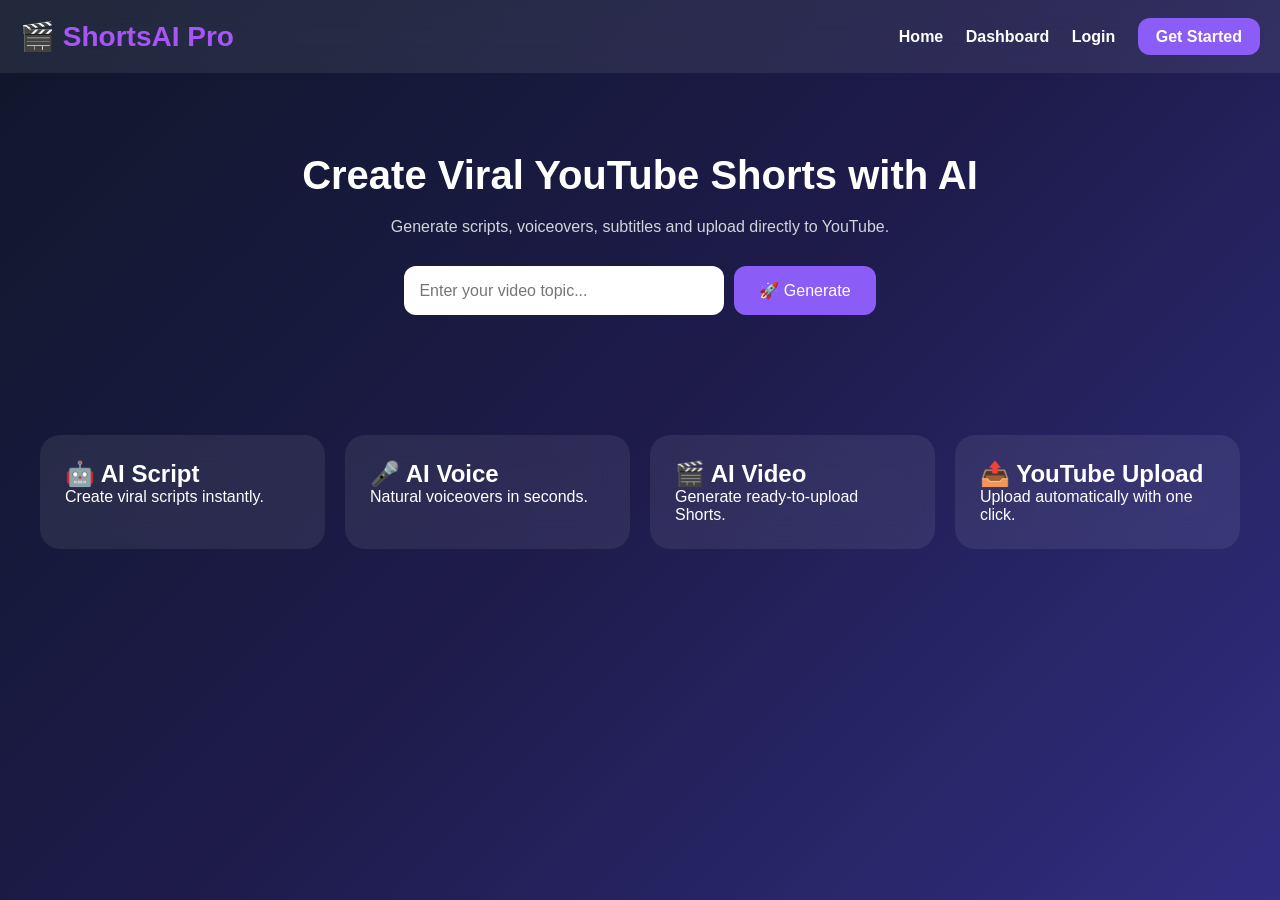
<file: index.html>
<!DOCTYPE html>
<html lang="en">
<head>
  <meta charset="UTF-8">
  <meta name="viewport" content="width=device-width, initial-scale=1.0">
  <title>ShortsAI Pro - Create Viral YouTube Shorts with AI</title>
  <link rel="stylesheet" href="style.css">
</head>
<body>

<header class="navbar">
  <div class="logo">🎬 ShortsAI Pro</div>

  <nav>
    <a href="#">Home</a>
    <a href="dashboard.html">Dashboard</a>
    <a href="login.html">Login</a>
    <a href="signup.html" class="btn">Get Started</a>
  </nav>
</header>

<section class="hero">

<h1>Create Viral YouTube Shorts with AI</h1>

<p>
Generate scripts, voiceovers, subtitles and upload directly to YouTube.
</p>

<div class="search-box">
<input type="text" placeholder="Enter your video topic...">
<button>🚀 Generate</button>
</div>

</section>

<section class="features">

<div class="card">
<h2>🤖 AI Script</h2>
<p>Create viral scripts instantly.</p>
</div>

<div class="card">
<h2>🎤 AI Voice</h2>
<p>Natural voiceovers in seconds.</p>
</div>

<div class="card">
<h2>🎬 AI Video</h2>
<p>Generate ready-to-upload Shorts.</p>
</div>

<div class="card">
<h2>📤 YouTube Upload</h2>
<p>Upload automatically with one click.</p>
</div>

</section>

<script src="app.js"></script>

</body>
</html>
</file>
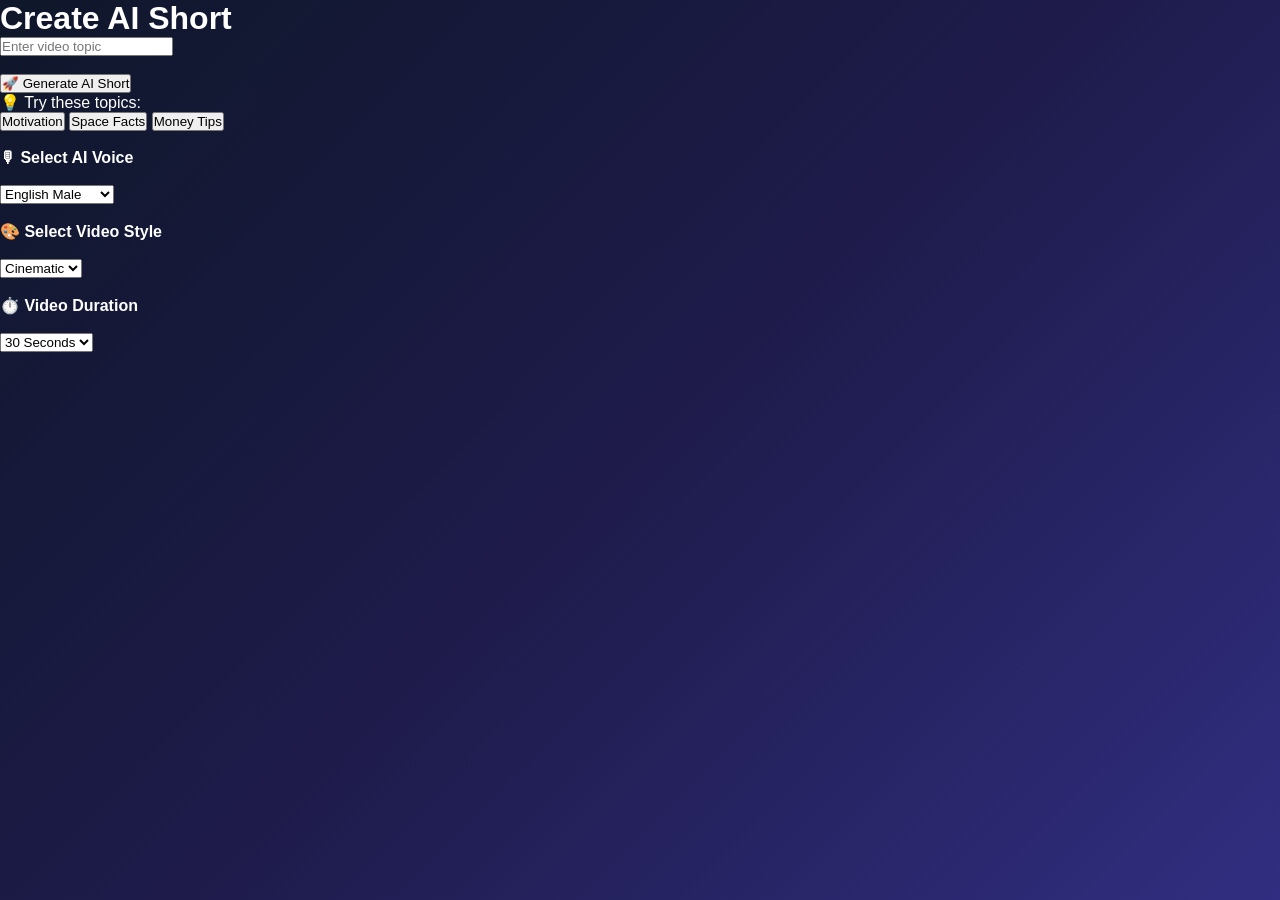
<file: create.html>
<!DOCTYPE html>
<html>
<head>
  <title>Create AI Short</title>
  <link rel="stylesheet" href="style.css">
</head>
<body>

<h1>Create AI Short</h1>

<input type="text" placeholder="Enter video topic">

<br><br>

<button onclick="generateShort()">🚀 Generate AI Short</button>

<script src="app.js"></script>

</body>
</html>
<p id="result"></p>
<div id="preview" style="display:none; margin-top:20px;">
  <h2>🎬 Video Preview</h2>

  <div style="
    width:220px;
    height:390px;
    background:#1e293b;
    border-radius:20px;
    display:flex;
    align-items:center;
    justify-content:center;
    font-size:60px;
    margin:auto;
  ">
    ▶️
  </div>

  <br>

  <button>⬇ Download</button>
  <button>📤 Upload to YouTube</button>
</div>
<p>💡 Try these topics:</p>

<button onclick="document.querySelector('input').value='Motivation'">Motivation</button>

<button onclick="document.querySelector('input').value='Space Facts'">Space Facts</button>

<button onclick="document.querySelector('input').value='Money Tips'">Money Tips</button>
<br><br>

<label><b>🎙 Select AI Voice</b></label>

<br><br>

<select id="voice">
    <option>English Male</option>
    <option>English Female</option>
    <option>Hindi Male</option>
    <option>Hindi Female</option>
</select>
<br><br>

<label><b>🎨 Select Video Style</b></label>

<br><br>

<select id="style">
    <option>Cinematic</option>
    <option>Realistic</option>
    <option>Anime</option>
    <option>Cartoon</option>
</select>
<br><br>

<label><b>⏱️ Video Duration</b></label>

<br><br>

<select id="duration">
    <option>15 Seconds</option>
    <option selected>30 Seconds</option>
    <option>60 Seconds</option>
</select>
</file>
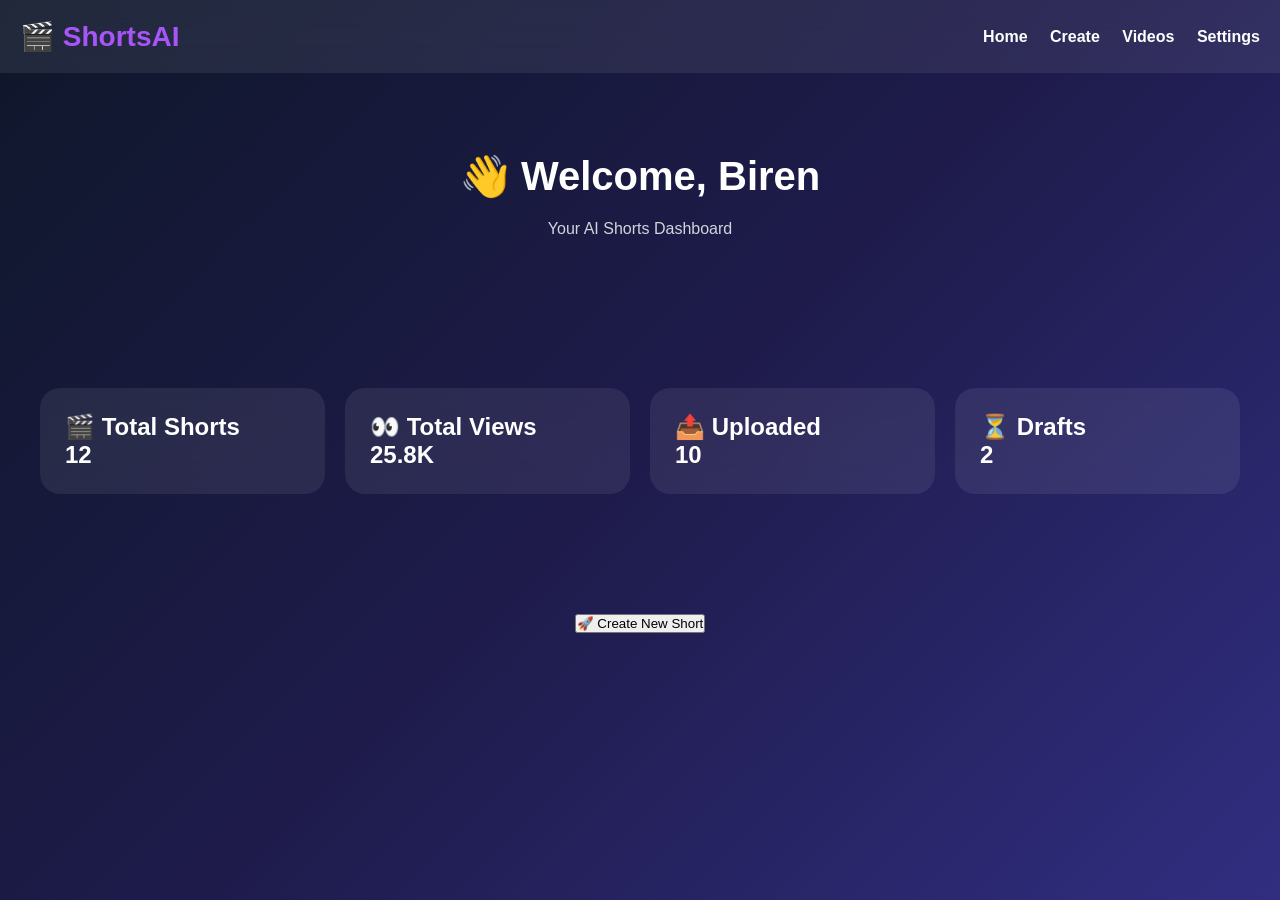
<file: dashboard.html>
<!DOCTYPE html>
<html lang="en">
<head>
<meta charset="UTF-8">
<meta name="viewport" content="width=device-width, initial-scale=1.0">
<title>Dashboard - ShortsAI</title>
<link rel="stylesheet" href="style.css">
</head>
<body>

<header class="navbar">
    <div class="logo">🎬 ShortsAI</div>

    <nav>
        <a href="index.html">Home</a>
        <a href="create.html">Create</a>
        <a href="videos.html">Videos</a>
        <a href="settings.html">Settings</a>
    </nav>
</header>

<section class="hero">

<h1>👋 Welcome, Biren</h1>

<p>Your AI Shorts Dashboard</p>

</section>

<section class="features">

<div class="card">
<h2>🎬 Total Shorts</h2>
<h1>12</h1>
</div>

<div class="card">
<h2>👀 Total Views</h2>
<h1>25.8K</h1>
</div>

<div class="card">
<h2>📤 Uploaded</h2>
<h1>10</h1>
</div>

<div class="card">
<h2>⏳ Drafts</h2>
<h1>2</h1>
</div>

</section>

<section class="hero">

<a href="create.html">
<button>🚀 Create New Short</button>
</a>

</section>

<script src="app.js"></script>

</body>
</html>
</file>
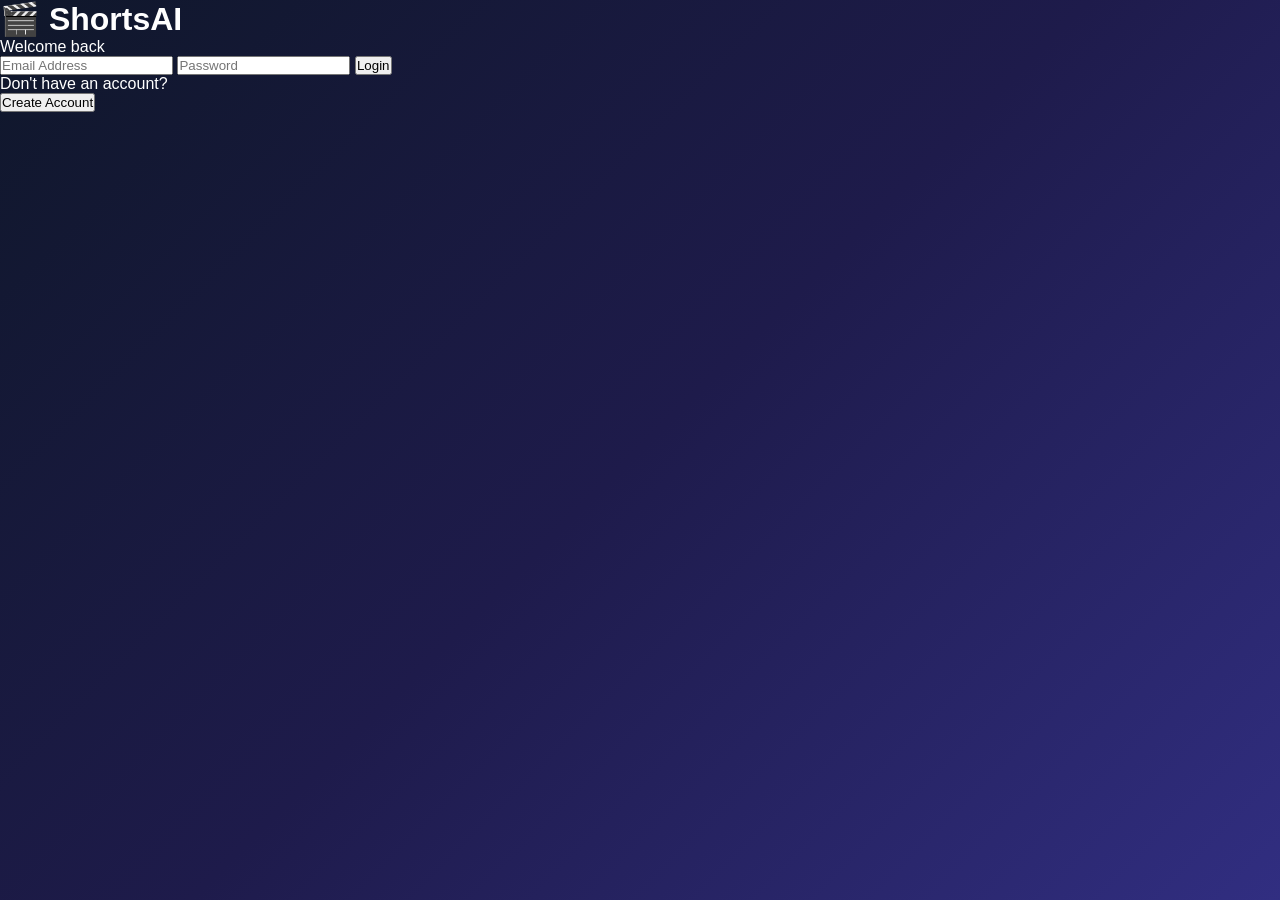
<file: login.html>
<!DOCTYPE html>
<html lang="en">
<head>
<meta charset="UTF-8">
<meta name="viewport" content="width=device-width, initial-scale=1.0">
<title>ShortsAI - Login</title>
<link rel="stylesheet" href="style.css">
</head>

<body>

<div class="login-container">

<div class="login-card">

<h1>🎬 ShortsAI</h1>

<p>Welcome back</p>

<input type="email" placeholder="Email Address">

<input type="password" placeholder="Password">

<button>Login</button>

<p>Don't have an account?</p>

<a href="signup.html">
<button>Create Account</button>
</a>

</div>

</div>

<script src="app.js"></script>

</body>
</html>
</file>
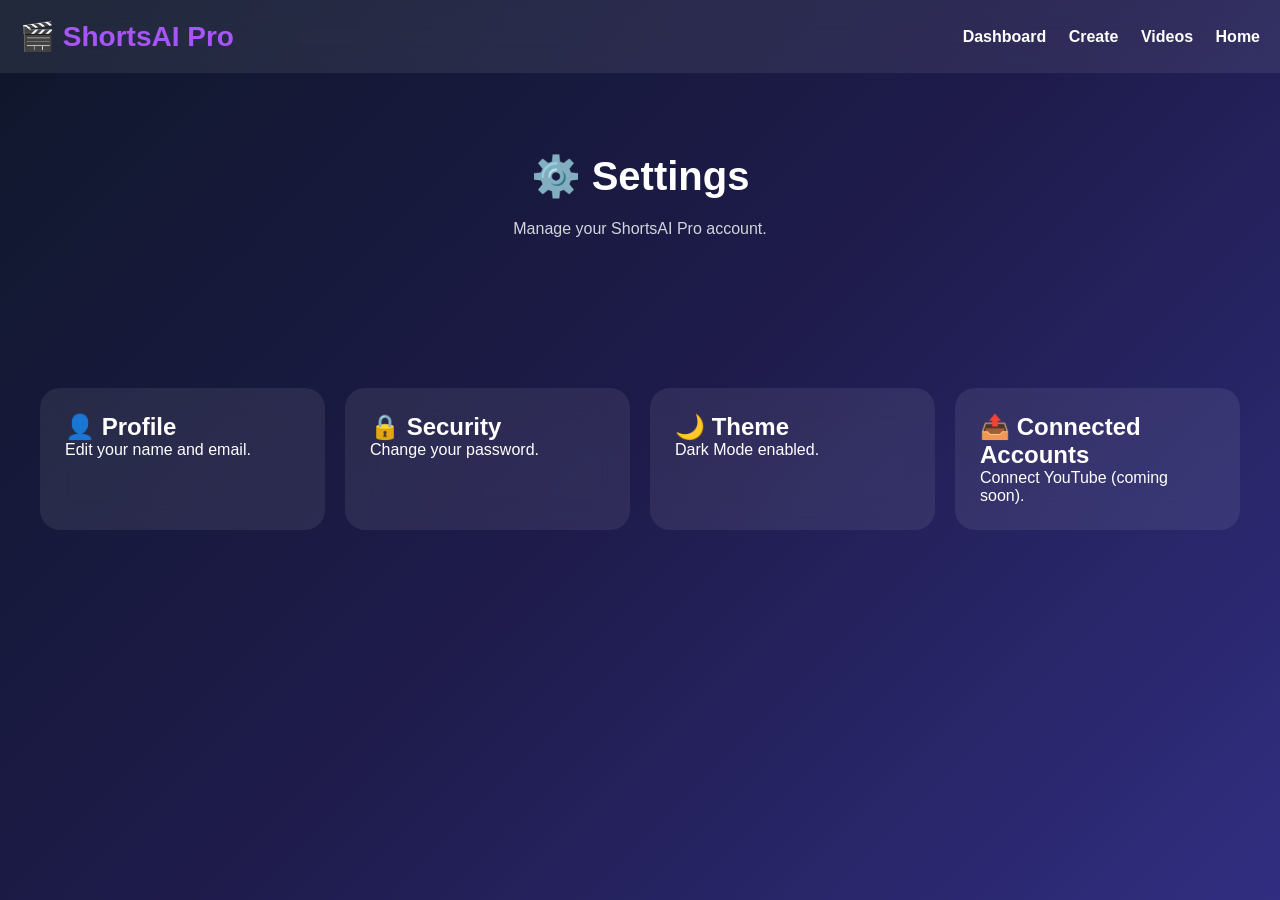
<file: settings.html>
<!DOCTYPE html>
<html lang="en">
<head>
<meta charset="UTF-8">
<meta name="viewport" content="width=device-width, initial-scale=1.0">
<title>Settings - ShortsAI Pro</title>
<link rel="stylesheet" href="style.css">
</head>
<body>

<header class="navbar">
<div class="logo">🎬 ShortsAI Pro</div>

<nav>
<a href="dashboard.html">Dashboard</a>
<a href="create.html">Create</a>
<a href="videos.html">Videos</a>
<a href="index.html">Home</a>
</nav>
</header>

<section class="hero">
<h1>⚙️ Settings</h1>
<p>Manage your ShortsAI Pro account.</p>
</section>

<section class="features">

<div class="card">
<h2>👤 Profile</h2>
<p>Edit your name and email.</p>
</div>

<div class="card">
<h2>🔒 Security</h2>
<p>Change your password.</p>
</div>

<div class="card">
<h2>🌙 Theme</h2>
<p>Dark Mode enabled.</p>
</div>

<div class="card">
<h2>📤 Connected Accounts</h2>
<p>Connect YouTube (coming soon).</p>
</div>

</section>

<script src="app.js"></script>

</body>
</html>
</file>
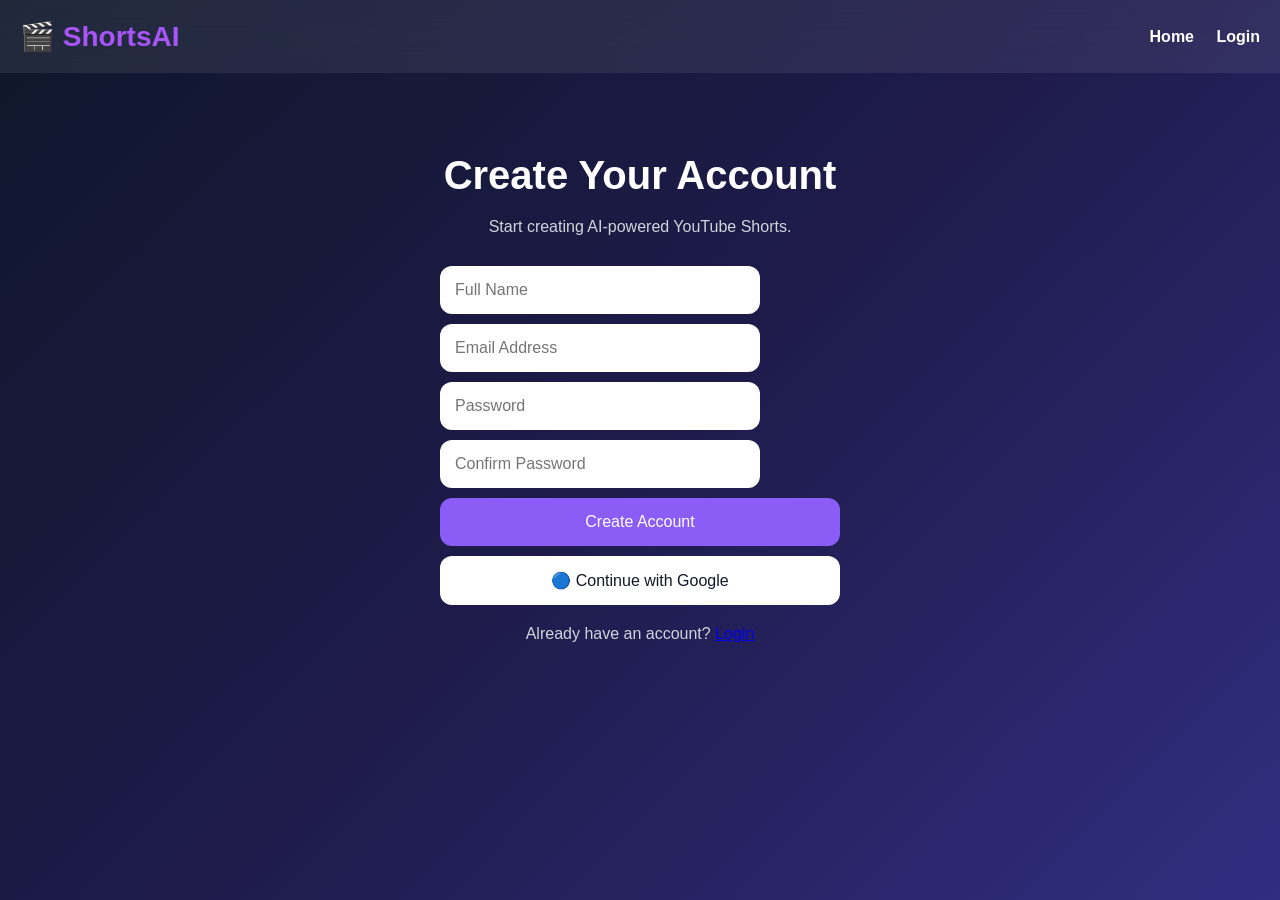
<file: signup.html>
<!DOCTYPE html>
<html lang="en">
<head>
<meta charset="UTF-8">
<meta name="viewport" content="width=device-width, initial-scale=1.0">
<title>Sign Up - ShortsAI</title>
<link rel="stylesheet" href="style.css">
</head>
<body>

<header class="navbar">
<div class="logo">🎬 ShortsAI</div>

<nav>
<a href="index.html">Home</a>
<a href="login.html">Login</a>
</nav>
</header>

<section class="hero">

<h1>Create Your Account</h1>
<p>Start creating AI-powered YouTube Shorts.</p>

<div class="search-box" style="flex-direction:column;max-width:400px;margin:auto;">

<input type="text" placeholder="Full Name">

<input type="email" placeholder="Email Address">

<input type="password" placeholder="Password">

<input type="password" placeholder="Confirm Password">

<button>Create Account</button>

<button style="background:#ffffff;color:#111827;">
🔵 Continue with Google
</button>

</div>

<p style="margin-top:20px;">
Already have an account?
<a href="login.html">Login</a>
</p>

</section>

<script src="app.js"></script>

</body>
</html>
</file>
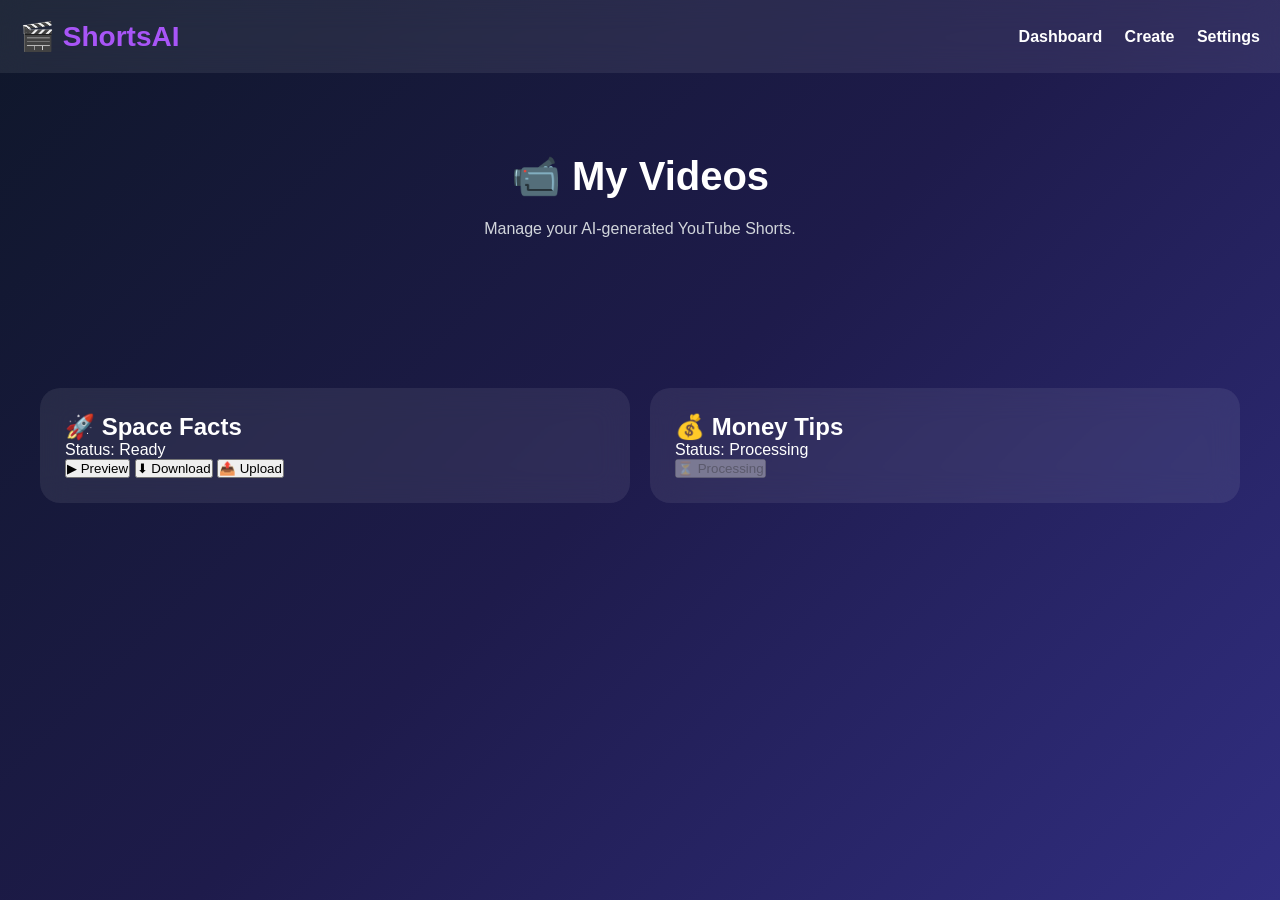
<file: videos.html>
<!DOCTYPE html>
<html lang="en">
<head>
<meta charset="UTF-8">
<meta name="viewport" content="width=device-width, initial-scale=1.0">
<title>My Videos - ShortsAI</title>
<link rel="stylesheet" href="style.css">
</head>
<body>

<header class="navbar">
<div class="logo">🎬 ShortsAI</div>

<nav>
<a href="dashboard.html">Dashboard</a>
<a href="create.html">Create</a>
<a href="settings.html">Settings</a>
</nav>
</header>

<section class="hero">

<h1>📹 My Videos</h1>
<p>Manage your AI-generated YouTube Shorts.</p>

</section>

<section class="features">

<div class="card">
<h2>🚀 Space Facts</h2>
<p>Status: Ready</p>
<button>▶ Preview</button>
<button>⬇ Download</button>
<button>📤 Upload</button>
</div>

<div class="card">
<h2>💰 Money Tips</h2>
<p>Status: Processing</p>
<button disabled>⏳ Processing</button>
</div>

</section>

<script src="app.js"></script>

</body>
</html>
</file>
<file: style.css>
*{
margin:0;
padding:0;
box-sizing:border-box;
font-family:Arial,sans-serif;
}

body{
background:linear-gradient(135deg,#0f172a,#1e1b4b,#312e81);
color:white;
min-height:100vh;
}

.navbar{
display:flex;
justify-content:space-between;
align-items:center;
padding:20px;
background:rgba(255,255,255,.08);
backdrop-filter:blur(15px);
position:sticky;
top:0;
}

.logo{
font-size:28px;
font-weight:bold;
color:#a855f7;
}

nav a{
color:white;
text-decoration:none;
margin-left:18px;
font-weight:600;
}

.btn{
background:#8b5cf6;
padding:10px 18px;
border-radius:12px;
}

.hero{
text-align:center;
padding:80px 20px;
}

.hero h1{
font-size:40px;
margin-bottom:20px;
}

.hero p{
color:#d1d5db;
max-width:600px;
margin:auto;
margin-bottom:30px;
}

.search-box{
display:flex;
justify-content:center;
gap:10px;
flex-wrap:wrap;
}

.search-box input{
width:320px;
padding:15px;
border:none;
border-radius:12px;
font-size:16px;
}

.search-box button{
padding:15px 25px;
border:none;
border-radius:12px;
background:#8b5cf6;
color:white;
font-size:16px;
cursor:pointer;
}

.features{
display:grid;
grid-template-columns:repeat(auto-fit,minmax(250px,1fr));
gap:20px;
padding:40px;
}

.card{
background:rgba(255,255,255,.08);
backdrop-filter:blur(15px);
padding:25px;
border-radius:20px;
transition:.3s;
}

.card:hover{
transform:translateY(-8px);
}
</file>
